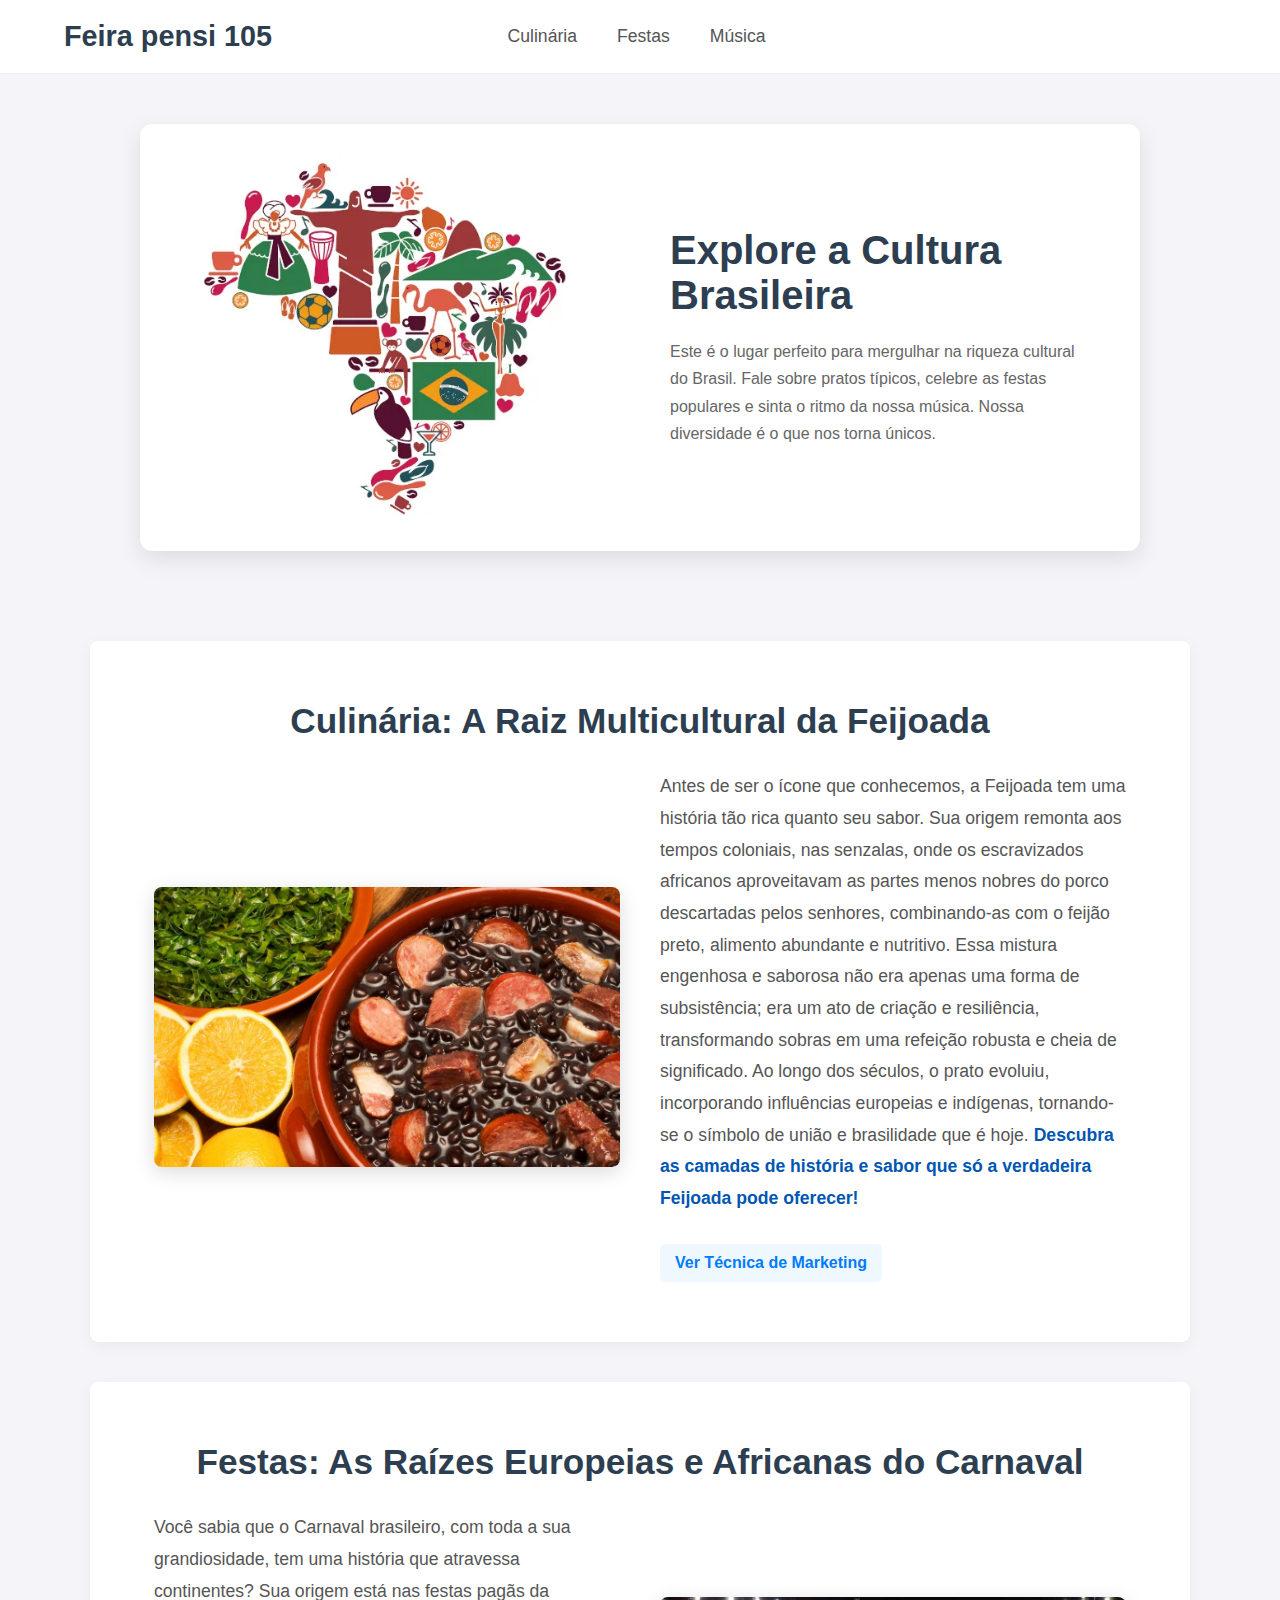
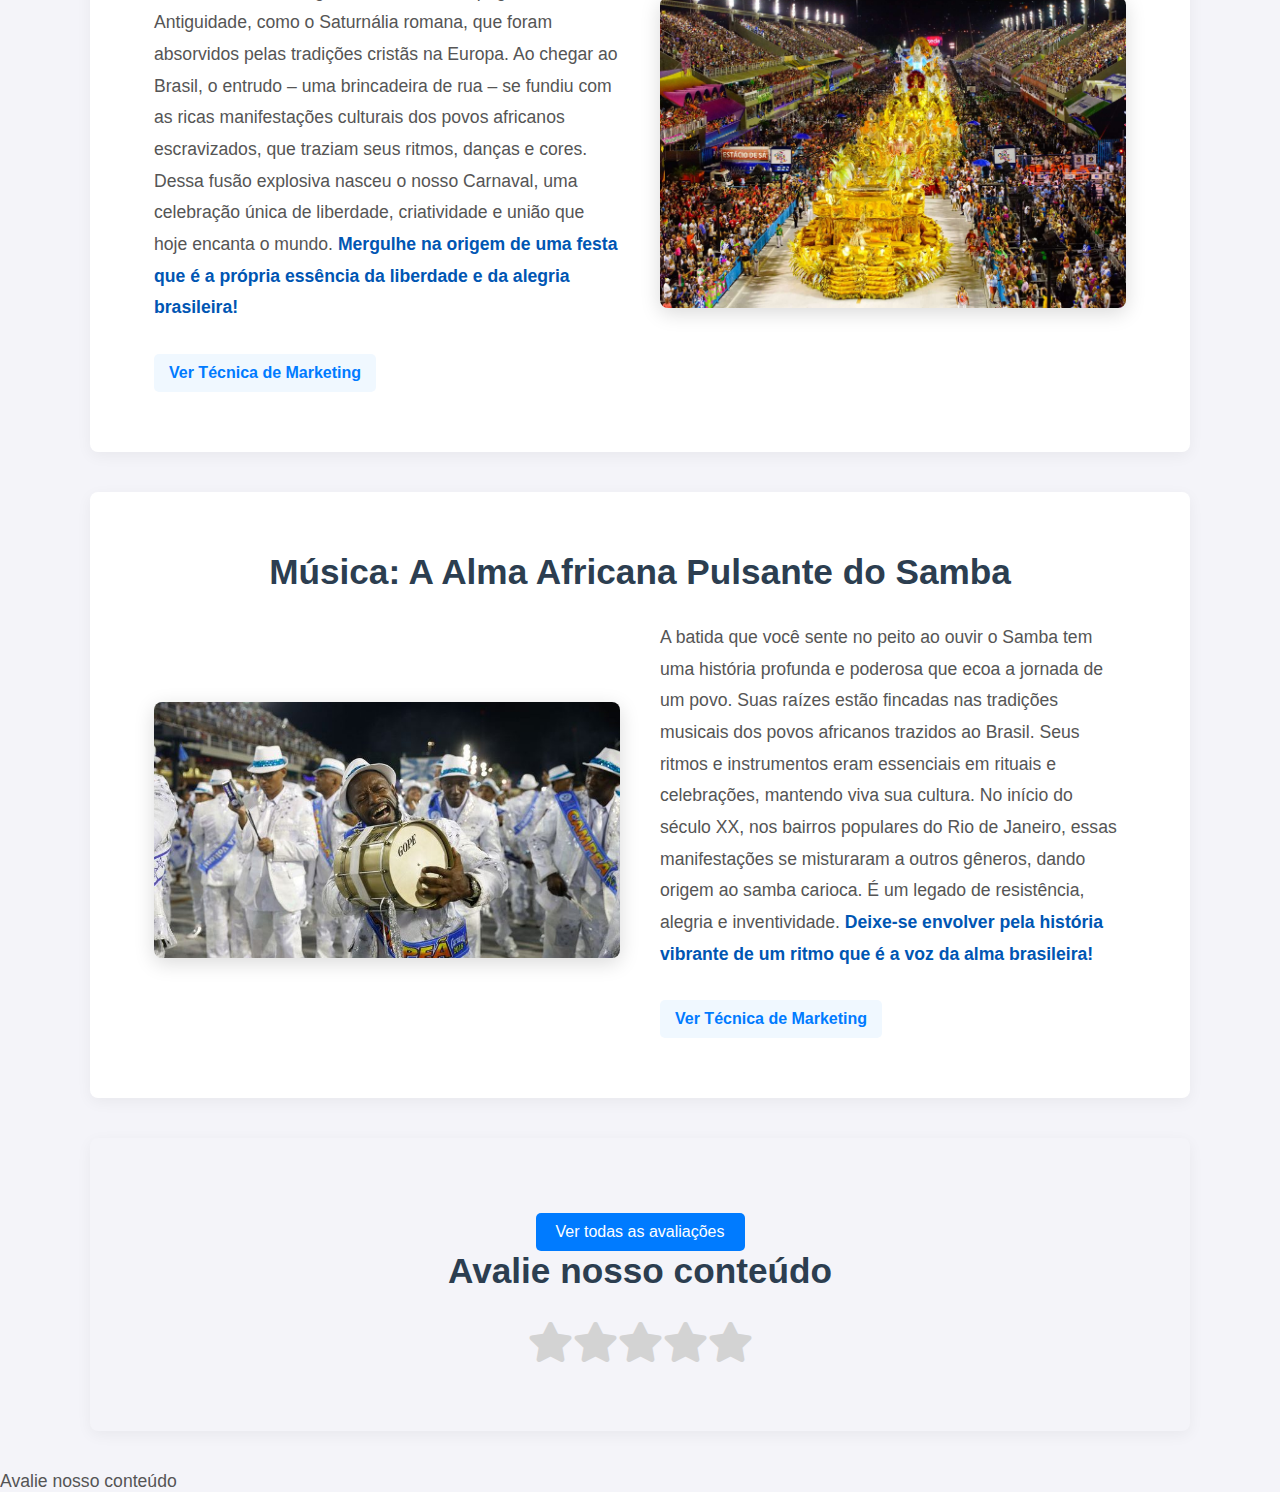
<file: index.html>
<!DOCTYPE html>
<html lang="pt-br">
<head>
    <meta charset="UTF-8">
    <meta name="viewport" content="width=device-width, initial-scale=1.0">
    <title>Feira Pensi 105 - Cultura</title>
    <link rel="stylesheet" href="style.css">
    <!-- Adicionando Font Awesome para os ícones de estrela -->
    <link rel="stylesheet" href="https://cdnjs.cloudflare.com/ajax/libs/font-awesome/5.15.4/css/all.min.css">
</head>
<body>
    <header>
        <div class="logo">Feira pensi 105</div>
        <nav>
            <ul>
                <li><a href="#culinaria">Culinária</a></li>
                <li><a href="#festas">Festas</a></li>
                <li><a href="#musica">Música</a></li>
            </ul>
        </nav>
        <div class="placeholder"></div>
    </header>

    <main>
        <div class="card-container">
            <div class="image-column">
                <img src="cultura-brasil.png" alt="Ilustração do mapa do Brasil com ícones culturais.">
            </div>
            <div class="text-column">
                <h1>Explore a Cultura Brasileira</h1>
                <p>Este é o lugar perfeito para mergulhar na riqueza cultural do Brasil. Fale sobre pratos típicos, celebre as festas populares e sinta o ritmo da nossa música. Nossa diversidade é o que nos torna únicos.</p>
            </div>
        </div>
    </main>

    <!-- Seções com Imagem e Texto lado a lado -->
    <section id="culinaria">
        <h2>Culinária: A Raiz Multicultural da Feijoada</h2>
        <div class="section-content">
            <div class="section-image">
                <img src="feijoada.jpg" alt="Prato de feijoada completo com couve e laranja.">
            </div>
            <div class="section-text">
                <p>Antes de ser o ícone que conhecemos, a Feijoada tem uma história tão rica quanto seu sabor. Sua origem remonta aos tempos coloniais, nas senzalas, onde os escravizados africanos aproveitavam as partes menos nobres do porco descartadas pelos senhores, combinando-as com o feijão preto, alimento abundante e nutritivo. Essa mistura engenhosa e saborosa não era apenas uma forma de subsistência; era um ato de criação e resiliência, transformando sobras em uma refeição robusta e cheia de significado. Ao longo dos séculos, o prato evoluiu, incorporando influências europeias e indígenas, tornando-se o símbolo de união e brasilidade que é hoje. <strong>Descubra as camadas de história e sabor que só a verdadeira Feijoada pode oferecer!</strong></p>
                <details class="marketing-accordion">
                    <summary>Ver Técnica de Marketing</summary>
                    <div class="marketing-text">Apelo à História e Autenticidade, combinado com Apelo Emocional. Ao narrar a origem da feijoada nas senzalas, o texto conecta o prato a um passado de resiliência e criação, conferindo-lhe um valor histórico e cultural profundo.</div>
                </details>
            </div>
        </div>
    </section>

    <section id="festas">
        <h2>Festas: As Raízes Europeias e Africanas do Carnaval</h2>
        <div class="section-content">
            <div class="section-text">
                <p>Você sabia que o Carnaval brasileiro, com toda a sua grandiosidade, tem uma história que atravessa continentes? Sua origem está nas festas pagãs da Antiguidade, como o Saturnália romana, que foram absorvidos pelas tradições cristãs na Europa. Ao chegar ao Brasil, o entrudo – uma brincadeira de rua – se fundiu com as ricas manifestações culturais dos povos africanos escravizados, que traziam seus ritmos, danças e cores. Dessa fusão explosiva nasceu o nosso Carnaval, uma celebração única de liberdade, criatividade e união que hoje encanta o mundo. <strong>Mergulhe na origem de uma festa que é a própria essência da liberdade e da alegria brasileira!</strong></p>
                <details class="marketing-accordion">
                    <summary>Ver Técnica de Marketing</summary>
                    <div class="marketing-text">Apelo à Curiosidade e à Fusão Cultural, com foco na Magnitude Histórica. A narrativa de "fusão explosiva" e "celebração única" destaca a singularidade do Carnaval brasileiro, prometendo uma compreensão mais profunda.</div>
                </details>
            </div>
            <div class="section-image">
                <img src="carnaval.jpg" alt="Desfile de escola de samba no Sambódromo, com carro alegórico grandioso.">
            </div>
        </div>
    </section>

    <section id="musica">
        <h2>Música: A Alma Africana Pulsante do Samba</h2>
        <div class="section-content">
            <div class="section-image">
                <img src="samba.jpg" alt="Músico da bateria de uma escola de samba tocando seu instrumento com paixão.">
            </div>
            <div class="section-text">
                <p>A batida que você sente no peito ao ouvir o Samba tem uma história profunda e poderosa que ecoa a jornada de um povo. Suas raízes estão fincadas nas tradições musicais dos povos africanos trazidos ao Brasil. Seus ritmos e instrumentos eram essenciais em rituais e celebrações, mantendo viva sua cultura. No início do século XX, nos bairros populares do Rio de Janeiro, essas manifestações se misturaram a outros gêneros, dando origem ao samba carioca. É um legado de resistência, alegria e inventividade. <strong>Deixe-se envolver pela história vibrante de um ritmo que é a voz da alma brasileira!</strong></p>
                <details class="marketing-accordion">
                    <summary>Ver Técnica de Marketing</summary>
                    <div class="marketing-text">Apelo à Herança e Poder da Narrativa. O texto foca na origem do samba como um "legado de resistência, alegria e inventividade", conferindo um peso emocional à narrativa e convidando a uma conexão mais profunda.</div>
                </details>
            </div>
        </div>
    </section>

    <!-- Seção de Avaliação -->
    <section id="avaliacao">
<!-- Dentro da section id="avaliacao" no seu index.html -->

<a href="estrelas.html" class="view-ratings-link">Ver todas as avaliações</a>
        <h2>Avalie nosso conteúdo</h2>
        <div class="rating-system">
            <div class="stars" data-rating="0">
                <i class="fas fa-star" data-value="1"></i><i class="fas fa-star" data-value="2"></i><i class="fas fa-star" data-value="3"></i><i class="fas fa-star" data-value="4"></i><i class="fas fa-star" data-value="5"></i>
            </div>
        </div>
    </section>

    <script src="script.js"></script>
</body>
</html>
    <!-- ... todo o seu conteúdo ... -->
    <script src="script.js"></script>
</body>
</html>      <p class="rating-text">Sua avaliação: 0 de 5 estrelas</p>
</file>
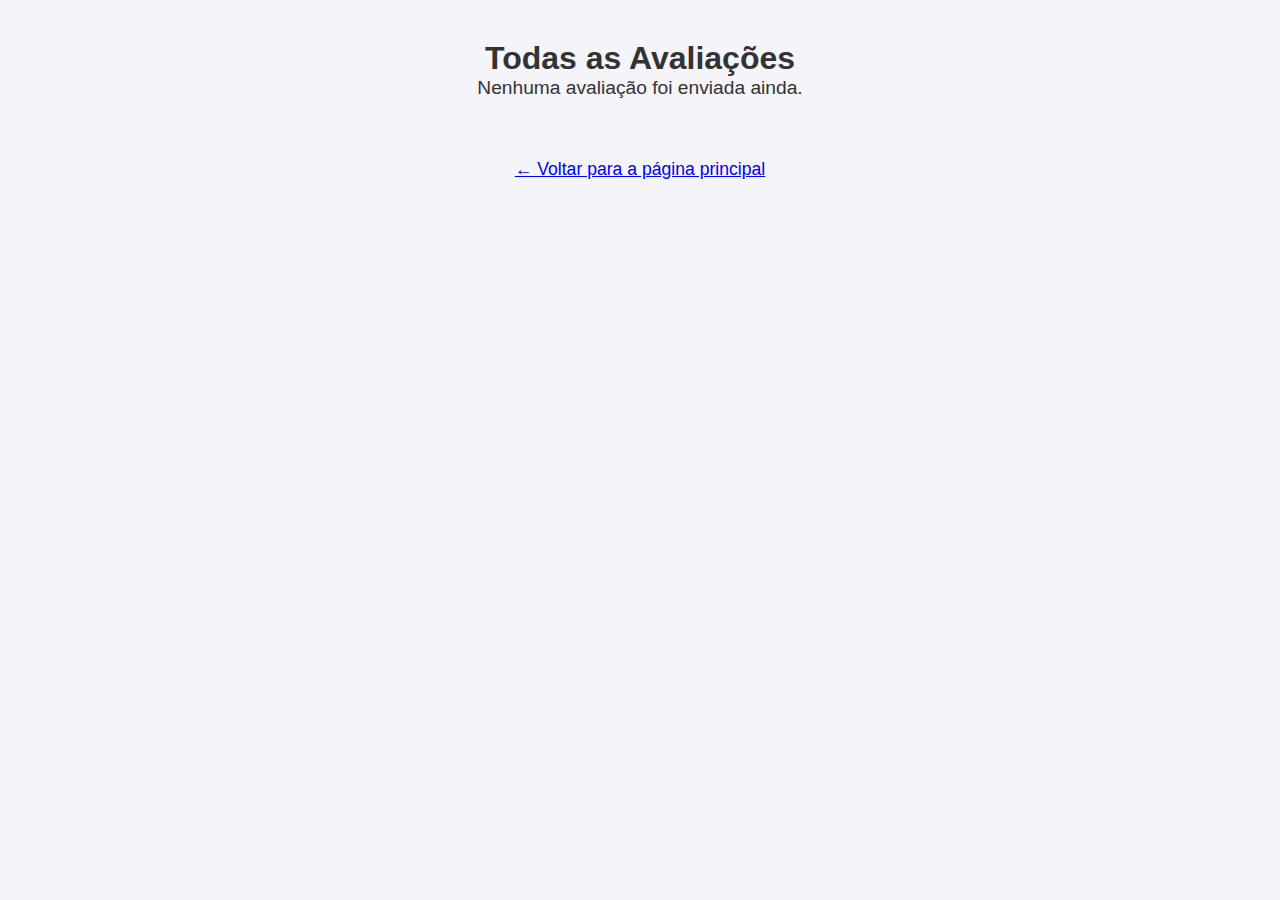
<file: estrelas.html>
<!DOCTYPE html>
<html lang="pt-br">
<head>
    <meta charset="UTF-8">
    <meta name="viewport" content="width=device-width, initial-scale=1.0">
    <title>Todas as Avaliações - Feira Pensi 105</title>
    <link rel="stylesheet" href="style.css"> <!-- Reutilizando o estilo principal -->
    <link rel="stylesheet" href="https://cdnjs.cloudflare.com/ajax/libs/font-awesome/5.15.4/css/all.min.css">
    <style>
        /* Estilos específicos para esta página */
        body { padding: 40px; text-align: center; }
        .ratings-container { max-width: 800px; margin: 0 auto; }
        .ratings-summary { margin-bottom: 30px; font-size: 1.2rem; }
        #ratings-list { list-style: none; padding: 0; }
        #ratings-list li {
            background-color: #fff;
            margin-bottom: 10px;
            padding: 15px;
            border-radius: 8px;
            box-shadow: 0 2px 5px rgba(0,0,0,0.05);
            font-size: 1.1rem;
            display: flex;
            justify-content: space-between;
            align-items: center;
        }
        .stars-display { color: #ffc107; }
        .back-link { display: inline-block; margin-top: 30px; font-size: 1.1rem; }
    </style>
</head>
<body>

    <div class="ratings-container">
        <h1>Todas as Avaliações</h1>
        
        <div class="ratings-summary">
            <p id="summary-text">Calculando resumo...</p>
        </div>

        <ul id="ratings-list">
            <!-- As avaliações serão inseridas aqui pelo JavaScript -->
        </ul>
        
        <a href="index.html" class="back-link">← Voltar para a página principal</a>
    </div>

    <script src="estrelas.js"></script> <!-- Script específico para esta página -->

</body>
</html>
</file>
<file: style.css>
/* Reset básico e fontes */
* {
    margin: 0;
    padding: 0;
    box-sizing: border-box;
}

html {
    scroll-behavior: smooth;
}

body {
    font-family: -apple-system, BlinkMacSystemFont, 'Segoe UI', Roboto, Helvetica, Arial, sans-serif;
    background-color: #f4f4f9;
    color: #333;
}

/* Cabeçalho */
header {
    display: flex;
    justify-content: space-between;
    align-items: center;
    padding: 20px 5%;
    background-color: #ffffff;
    border-bottom: 1px solid #eeeeee;
    position: sticky;
    top: 0;
    z-index: 100;
}

.logo {
    font-size: 1.8em;
    font-weight: bold;
    color: #2c3e50;
    white-space: nowrap;
}

header nav {
    flex-grow: 1;
}

header nav ul {
    list-style: none;
    display: flex;
    justify-content: center;
    gap: 40px;
}

header nav ul li a {
    text-decoration: none;
    color: #555;
    font-size: 1.1em;
    font-weight: 500;
    padding: 5px 0;
    transition: color 0.3s ease;
}

header nav ul li a:hover {
    color: #007bff;
}

.placeholder {
    width: 215px;
    visibility: hidden;
}

/* Conteúdo Principal (Card) */
main {
    padding: 50px 20px;
}

.card-container {
    max-width: 1000px;
    margin: 0 auto;
    display: flex;
    background-color: #ffffff;
    border-radius: 12px;
    box-shadow: 0 8px 25px rgba(0, 0, 0, 0.1);
    overflow: hidden;
}

.image-column {
    flex: 1;
    display: flex;
    align-items: center;
    justify-content: center;
    padding: 30px;
}

.image-column img {
    max-width: 100%;
    height: auto;
    display: block;
}

.text-column {
    flex: 1;
    padding: 50px;
    display: flex;
    flex-direction: column;
    justify-content: center;
}

.text-column h1 {
    font-size: 2.5rem;
    color: #2c3e50;
    margin-bottom: 20px;
}

.text-column p {
    font-size: 1rem;
    line-height: 1.7;
    color: #666;
}

/* --- NOVOS ESTILOS PARA AS SEÇÕES COM IMAGEM --- */
section {
    padding: 60px 5%;
    max-width: 1100px; /* Aumentei um pouco para acomodar bem o layout */
    margin: 40px auto;
    background-color: #fff;
    border-radius: 8px;
    box-shadow: 0 4px 15px rgba(0,0,0,0.05);
}

section:last-child {
    margin-bottom: 50px;
}

section h2 {
    font-size: 2.2rem;
    color: #2c3e50;
    margin-bottom: 30px;
    text-align: center; /* Centraliza o título da seção */
}

.section-content {
    display: flex;
    align-items: center;
    gap: 40px; /* Espaço entre a imagem e o texto */
}

.section-image,
.section-text {
    flex: 1; /* Faz com que ambos dividam o espaço igualmente */
}

.section-image img {
    width: 100%;
    border-radius: 8px;
    box-shadow: 0 5px 20px rgba(0,0,0,0.15);
    display: block;
}

.section-text p {
    font-size: 1.1rem;
    line-height: 1.8;
    color: #555;
    margin-bottom: 30px; /* Adiciona espaço antes do botão de marketing */
}

.section-text p strong {
    color: #0056b3;
}

/* Estilos para a "aba" de Marketing */
.marketing-accordion summary {
    cursor: pointer;
    font-weight: 600;
    color: #007bff;
    background-color: #f0f8ff;
    padding: 10px 15px;
    border-radius: 5px;
    display: inline-block;
    outline: none;
    transition: background-color 0.3s;
}

.marketing-accordion summary:hover {
    background-color: #e0f0ff;
}

.marketing-accordion summary::-webkit-details-marker {
  display: none;
}
.marketing-accordion summary {
  list-style-type: none;
}

.marketing-text {
    margin-top: 15px;
    padding: 20px;
    background-color: #f9f9f9;
    border-left: 4px solid #007bff;
    border-radius: 0 5px 5px 0;
    font-size: 1rem;
    line-height: 1.7;
    color: #444;
}

/* --- ESTILO PARA TELAS MENORES (CELULARES) --- */
@media (max-width: 768px) {
    .section-content {
        flex-direction: column; /* Coloca a imagem em cima do texto */
    }

    section h2 {
        font-size: 1.8rem;
    }

    /* Inverte a ordem visual no layout do Carnaval para manter a alternância */
    #festas .section-content {
        flex-direction: column-reverse;
    }
}
/* --- ESTILOS PARA A SEÇÃO DE AVALIAÇÃO --- */
#avaliacao {
    text-align: center;
    padding: 50px 20px;
    background-color: #f4f4f9; /* Um fundo levemente diferente para destacar */
}

#avaliacao h2 {
    font-size: 2.2rem;
    color: #2c3e50;
    margin-bottom: 30px;
}

.rating-system .stars {
    font-size: 2.5rem; /* Tamanho das estrelas */
    color: #d3d3d3;   /* Cor das estrelas inativas */
    cursor: pointer;
    margin-bottom: 15px;
}

.rating-system .stars i:hover,
.rating-system .stars i.active {
    color: #ffc107; /* Cor das estrelas ativas e no hover */
}

.rating-text {
    font-size: 1.1rem;
    color: #555;
    font-weight: 500;
}
/* Estilo para o link da página de avaliações */
.view-ratings-link {
    display: inline-block;
    margin-top: 25px;
    padding: 10px 20px;
    background-color: #007bff;
    color: #ffffff;
    text-decoration: none;
    border-radius: 5px;
    font-weight: 500;
    transition: background-color 0.3s;
}

.view-ratings-link:hover {
    background-color: #0056b3;
}
</file>
